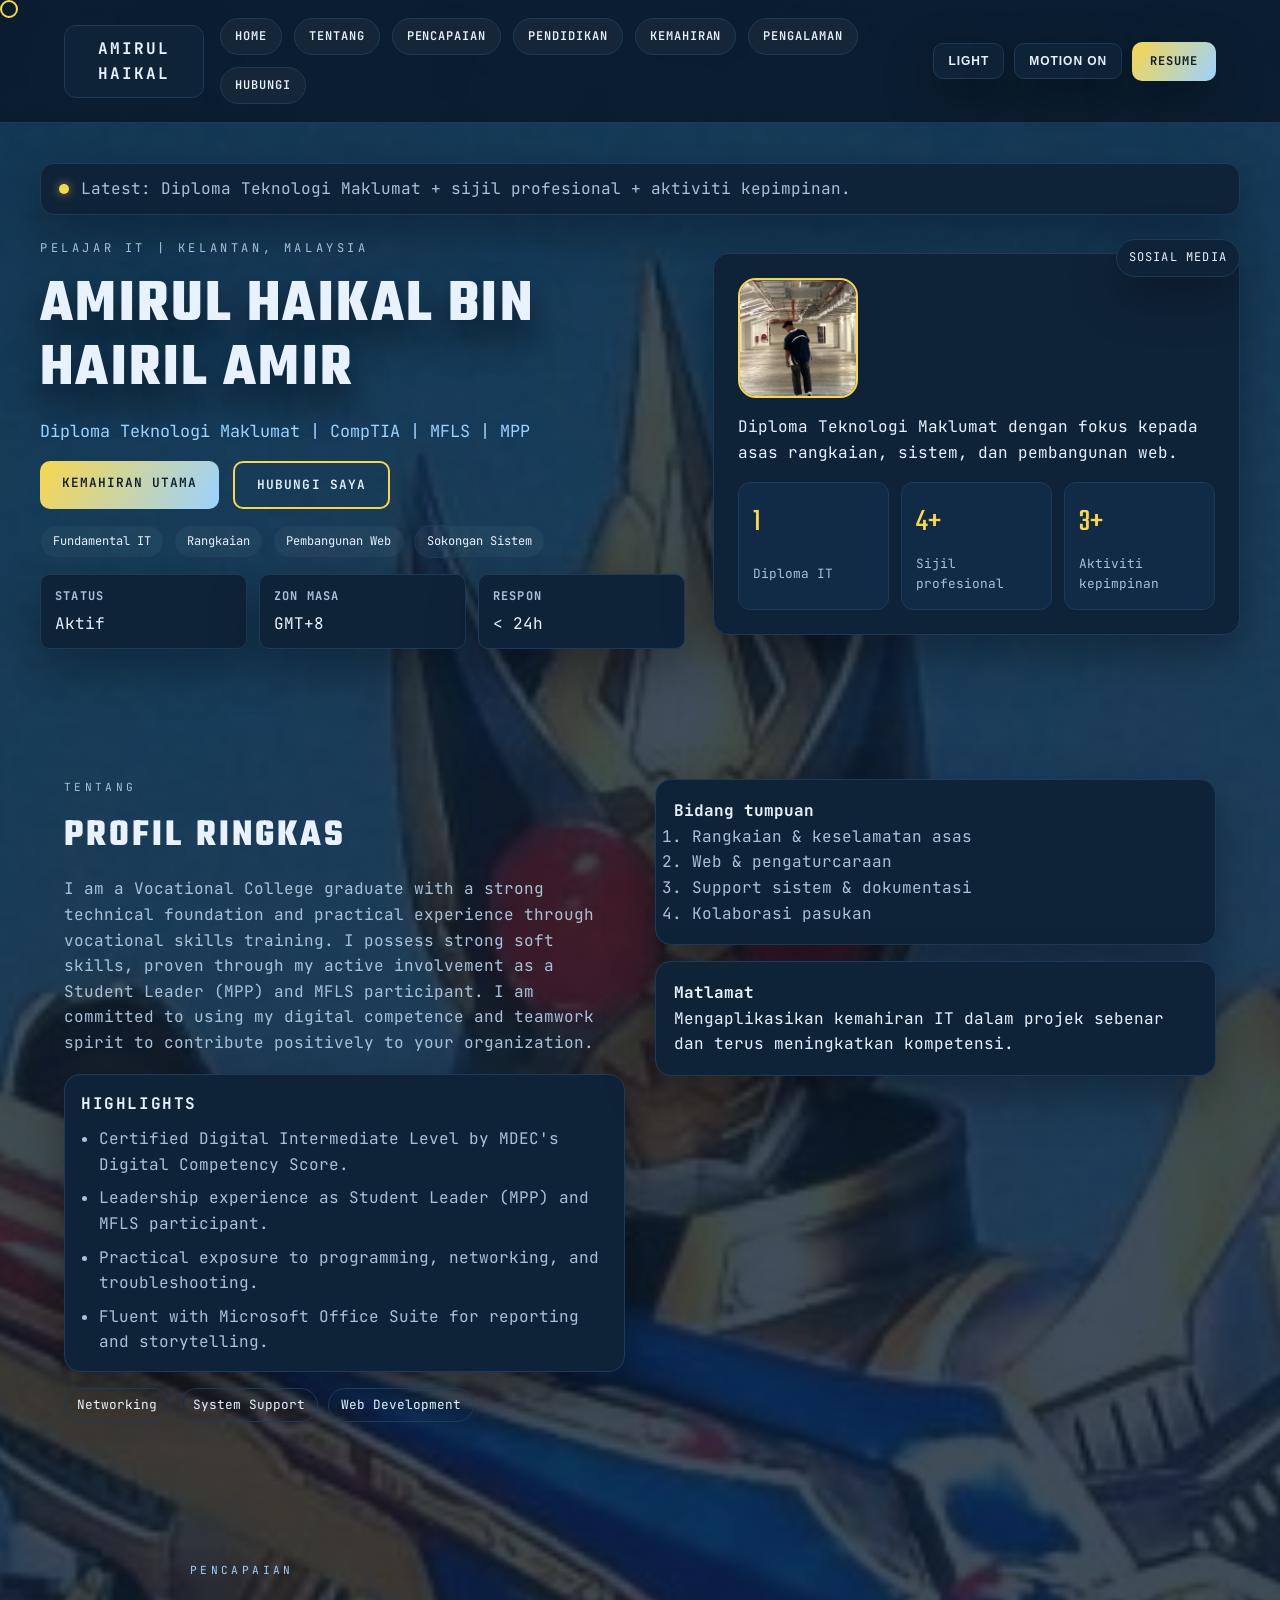
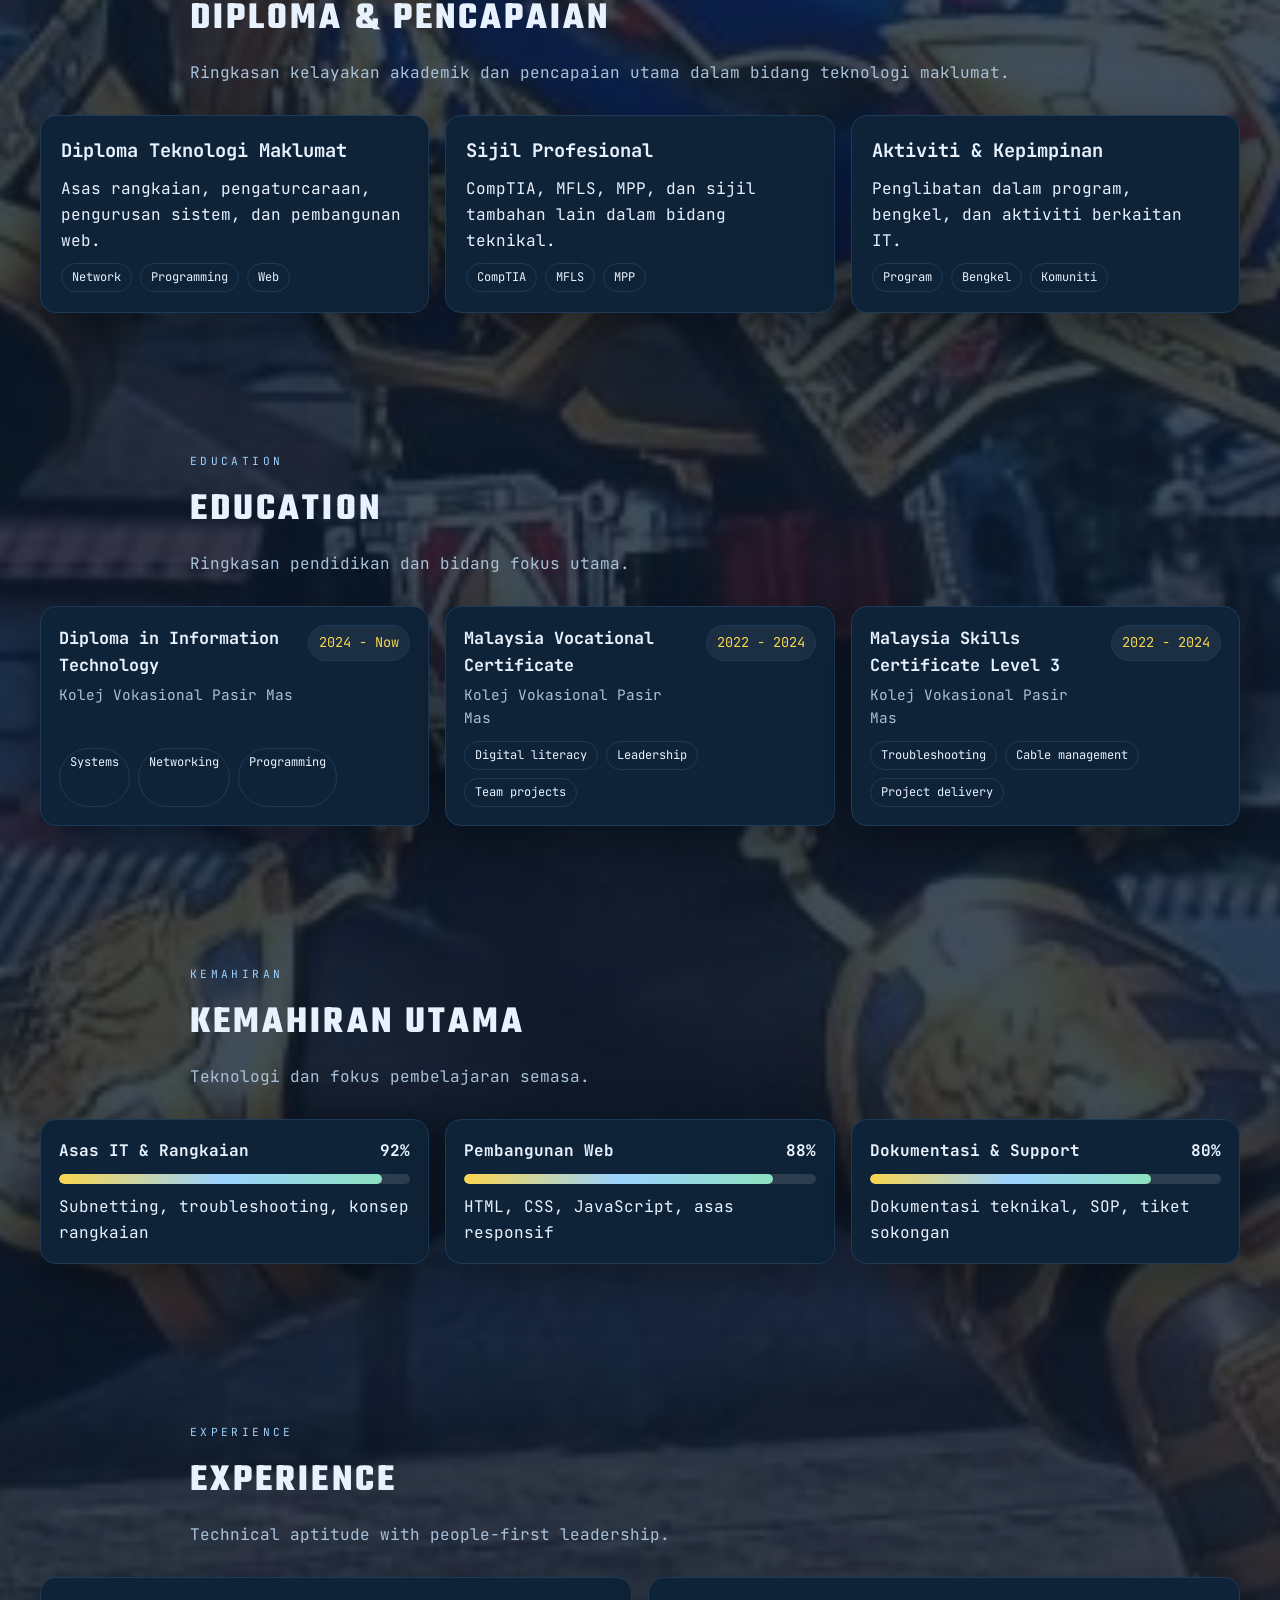
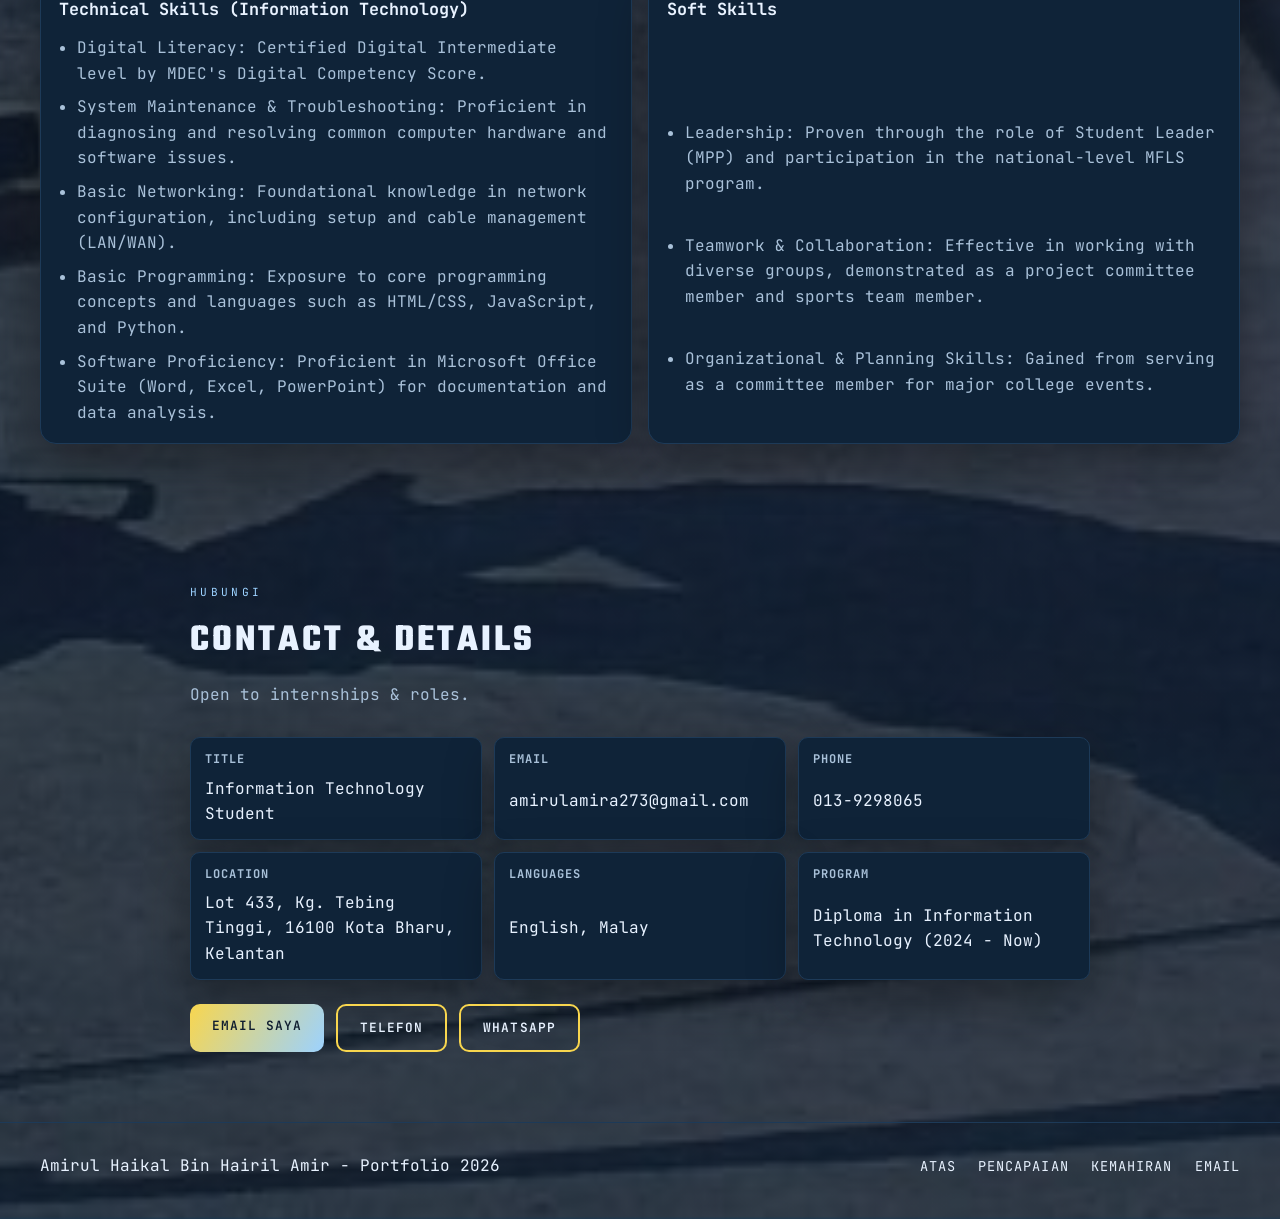
<file: index.html>
<!DOCTYPE html>
<html lang="ms">
<head>
<meta charset="UTF-8">
<meta name="viewport" content="width=device-width, initial-scale=1.0">
<title>Amirul Haikal Bin Hairil Amir | Portfolio</title>
<link rel="stylesheet" href="style.css">
</head>
<body>

<div class="cursor"></div>
<div class="scroll-progress"></div>

<nav class="site-nav">
  <div class="nav-inner">
    <div class="brand">
      <span>Amirul</span>
      <span>Haikal</span>
    </div>
    <div class="nav-pills">
      <a href="#top">Home</a>
      <a href="#about">Tentang</a>
      <a href="#highlights">Pencapaian</a>
      <a href="#education">Pendidikan</a>
      <a href="#skills">Kemahiran</a>
      <a href="#experience">Pengalaman</a>
      <a href="#contact">Hubungi</a>
    </div>
    <div class="nav-actions">
      <button class="theme-toggle" type="button">Light</button>
      <button class="motion-toggle" type="button">Motion On</button>
      <a class="nav-cta" href="resume.pdf" target="_blank" rel="noopener">Resume</a>
    </div>
  </div>
</nav>

<header class="hero" id="top">
  <div class="hero-shell">
    <div class="latest-bar reveal">
      <span class="dot"></span>
      <span>Latest: Diploma Teknologi Maklumat + sijil profesional + aktiviti kepimpinan.</span>
    </div>
    <div class="hero-grid">
      <div class="hero-left reveal">
        <p class="eyebrow">PELAJAR IT | KELANTAN, MALAYSIA</p>
        <h1>Amirul Haikal Bin Hairil Amir</h1>
        <p class="subtitle"></p>
        <div class="hero-actions">
          <a class="btn-primary" href="#skills">Kemahiran Utama</a>
          <a class="btn-secondary" href="#contact">Hubungi Saya</a>
        </div>
        <div class="chip-row">
          <span>Fundamental IT</span>
          <span>Rangkaian</span>
          <span>Pembangunan Web</span>
          <span>Sokongan Sistem</span>
        </div>
        <div class="info-row">
          <div><strong>Status</strong><span>Aktif</span></div>
          <div><strong>Zon Masa</strong><span>GMT+8</span></div>
          <div><strong>Respon</strong><span>&lt; 24h</span></div>
        </div>
      </div>
      <div class="hero-right reveal">
        <div class="profile-card">
          <div class="profile-photo">
            <img src="images/2.jpg" alt="Gambar Mirul">
          </div>
          <p>Diploma Teknologi Maklumat dengan fokus kepada asas rangkaian, sistem, dan pembangunan web.</p>
          <div class="stat-row">
            <div class="stat-box">
              <span class="stat-num">1</span>
              <span class="stat-label">Diploma IT</span>
            </div>
            <div class="stat-box">
              <span class="stat-num">4+</span>
              <span class="stat-label">Sijil profesional</span>
            </div>
            <div class="stat-box">
              <span class="stat-num">3+</span>
              <span class="stat-label">Aktiviti kepimpinan</span>
            </div>
          </div>
        </div>
        <a class="hero-badge" href="sosial.html">Sosial Media</a>
      </div>
    </div>
  </div>
</header>

<main>
  <section id="about" class="section split">
    <div class="about-left reveal">
      <p class="section-kicker">Tentang</p>
      <h2>Profil Ringkas</h2>
      <p>
        I am a Vocational College graduate with a strong technical foundation and practical experience
        through vocational skills training. I possess strong soft skills, proven through my active
        involvement as a Student Leader (MPP) and MFLS participant. I am committed to using my digital
        competence and teamwork spirit to contribute positively to your organization.
      </p>
      <div class="about-highlights">
        <h3>Highlights</h3>
        <ul>
          <li>Certified Digital Intermediate Level by MDEC's Digital Competency Score.</li>
          <li>Leadership experience as Student Leader (MPP) and MFLS participant.</li>
          <li>Practical exposure to programming, networking, and troubleshooting.</li>
          <li>Fluent with Microsoft Office Suite for reporting and storytelling.</li>
        </ul>
      </div>
      <div class="about-pills">
        <span>Networking</span>
        <span>System Support</span>
        <span>Web Development</span>
      </div>
    </div>
    <div class="about-right reveal">
      <div class="about-card">
        <h4>Bidang tumpuan</h4>
        <ol>
          <li>Rangkaian & keselamatan asas</li>
          <li>Web & pengaturcaraan</li>
          <li>Support sistem & dokumentasi</li>
          <li>Kolaborasi pasukan</li>
        </ol>
      </div>
      <div class="about-card">
        <h4>Matlamat</h4>
        <p>Mengaplikasikan kemahiran IT dalam projek sebenar dan terus meningkatkan kompetensi.</p>
      </div>
    </div>
  </section>

  <section id="highlights" class="section">
    <div class="section-header">
      <p class="section-kicker">Pencapaian</p>
      <h2>Diploma & Pencapaian</h2>
      <p class="section-desc">
        Ringkasan kelayakan akademik dan pencapaian utama dalam bidang teknologi maklumat.
      </p>
    </div>
    <div class="project-grid">
      <article class="project-card reveal">
        <h3>Diploma Teknologi Maklumat</h3>
        <p>Asas rangkaian, pengaturcaraan, pengurusan sistem, dan pembangunan web.</p>
        <div class="project-tags">
          <span>Network</span>
          <span>Programming</span>
          <span>Web</span>
        </div>
      </article>
      <article class="project-card reveal">
        <h3>Sijil Profesional</h3>
        <p>CompTIA, MFLS, MPP, dan sijil tambahan lain dalam bidang teknikal.</p>
        <div class="project-tags">
          <span>CompTIA</span>
          <span>MFLS</span>
          <span>MPP</span>
        </div>
      </article>
      <article class="project-card reveal">
        <h3>Aktiviti & Kepimpinan</h3>
        <p>Penglibatan dalam program, bengkel, dan aktiviti berkaitan IT.</p>
        <div class="project-tags">
          <span>Program</span>
          <span>Bengkel</span>
          <span>Komuniti</span>
        </div>
      </article>
    </div>
  </section>

  <section id="education" class="section">
    <div class="section-header">
      <p class="section-kicker">Education</p>
      <h2>Education</h2>
      <p class="section-desc">Ringkasan pendidikan dan bidang fokus utama.</p>
    </div>
    <div class="education-grid">
      <article class="edu-card reveal">
        <div class="edu-header">
          <div>
            <h3>Diploma in Information Technology</h3>
            <p>Kolej Vokasional Pasir Mas</p>
          </div>
          <span class="edu-year">2024 - Now</span>
        </div>
        <div class="edu-tags">
          <span>Systems</span>
          <span>Networking</span>
          <span>Programming</span>
        </div>
      </article>
      <article class="edu-card reveal">
        <div class="edu-header">
          <div>
            <h3>Malaysia Vocational Certificate</h3>
            <p>Kolej Vokasional Pasir Mas</p>
          </div>
          <span class="edu-year">2022 - 2024</span>
        </div>
        <div class="edu-tags">
          <span>Digital literacy</span>
          <span>Leadership</span>
          <span>Team projects</span>
        </div>
      </article>
      <article class="edu-card reveal">
        <div class="edu-header">
          <div>
            <h3>Malaysia Skills Certificate Level 3</h3>
            <p>Kolej Vokasional Pasir Mas</p>
          </div>
          <span class="edu-year">2022 - 2024</span>
        </div>
        <div class="edu-tags">
          <span>Troubleshooting</span>
          <span>Cable management</span>
          <span>Project delivery</span>
        </div>
      </article>
    </div>
  </section>

  <section id="skills" class="section">
    <div class="section-header">
      <p class="section-kicker">Kemahiran</p>
      <h2>Kemahiran Utama</h2>
      <p class="section-desc">Teknologi dan fokus pembelajaran semasa.</p>
    </div>
    <div class="skills-grid">
      <div class="skill-card reveal" data-level="92">
        <div class="skill-title">
          <span>Asas IT & Rangkaian</span>
          <strong>92%</strong>
        </div>
        <div class="skill-bar"><span class="skill-fill"></span></div>
        <p>Subnetting, troubleshooting, konsep rangkaian</p>
      </div>
      <div class="skill-card reveal" data-level="88">
        <div class="skill-title">
          <span>Pembangunan Web</span>
          <strong>88%</strong>
        </div>
        <div class="skill-bar"><span class="skill-fill"></span></div>
        <p>HTML, CSS, JavaScript, asas responsif</p>
      </div>
      <div class="skill-card reveal" data-level="80">
        <div class="skill-title">
          <span>Dokumentasi & Support</span>
          <strong>80%</strong>
        </div>
        <div class="skill-bar"><span class="skill-fill"></span></div>
        <p>Dokumentasi teknikal, SOP, tiket sokongan</p>
      </div>
    </div>
  </section>

  <section id="experience" class="section">
    <div class="section-header">
      <p class="section-kicker">Experience</p>
      <h2>Experience</h2>
      <p class="section-desc">Technical aptitude with people-first leadership.</p>
    </div>
    <div class="exp-grid">
      <article class="exp-card reveal">
        <h3>Technical Skills (Information Technology)</h3>
        <ul>
          <li>Digital Literacy: Certified Digital Intermediate level by MDEC's Digital Competency Score.</li>
          <li>System Maintenance & Troubleshooting: Proficient in diagnosing and resolving common computer hardware and software issues.</li>
          <li>Basic Networking: Foundational knowledge in network configuration, including setup and cable management (LAN/WAN).</li>
          <li>Basic Programming: Exposure to core programming concepts and languages such as HTML/CSS, JavaScript, and Python.</li>
          <li>Software Proficiency: Proficient in Microsoft Office Suite (Word, Excel, PowerPoint) for documentation and data analysis.</li>
        </ul>
      </article>
      <article class="exp-card reveal">
        <h3>Soft Skills</h3>
        <ul>
          <li>Leadership: Proven through the role of Student Leader (MPP) and participation in the national-level MFLS program.</li>
          <li>Teamwork & Collaboration: Effective in working with diverse groups, demonstrated as a project committee member and sports team member.</li>
          <li>Organizational & Planning Skills: Gained from serving as a committee member for major college events.</li>
        </ul>
      </article>
    </div>
  </section>

  <section id="contact" class="section contact">
    <div class="section-header">
      <p class="section-kicker">Hubungi</p>
      <h2>Contact & Details</h2>
      <p class="section-desc">Open to internships & roles.</p>
    </div>
    <div class="contact-details">
      <div><strong>Title</strong><span>Information Technology Student</span></div>
      <div><strong>Email</strong><span>amirulamira273@gmail.com</span></div>
      <div><strong>Phone</strong><span>013-9298065</span></div>
      <div><strong>Location</strong><span>Lot 433, Kg. Tebing Tinggi, 16100 Kota Bharu, Kelantan</span></div>
      <div><strong>Languages</strong><span>English, Malay</span></div>
      <div><strong>Program</strong><span>Diploma in Information Technology (2024 - Now)</span></div>
    </div>
    <div class="contact-actions">
      <a class="btn-primary" href="mailto:amirulamira273@gmail.com">Email Saya</a>
      <a class="btn-secondary" href="tel:+60139298065">Telefon</a>
      <a class="btn-secondary" href="https://wa.me/60139298065" target="_blank" rel="noopener">WhatsApp</a>
    </div>
  </section>
</main>

<footer class="site-footer">
  <div class="footer-inner">
    <p>Amirul Haikal Bin Hairil Amir - Portfolio 2026</p>
    <div class="footer-links">
      <a href="#top">Atas</a>
      <a href="#highlights">Pencapaian</a>
      <a href="#skills">Kemahiran</a>
      <a href="mailto:amirulamira273@gmail.com">Email</a>
    </div>
  </div>
</footer>

<script src="script.js"></script>
</body>
</html>
</file>
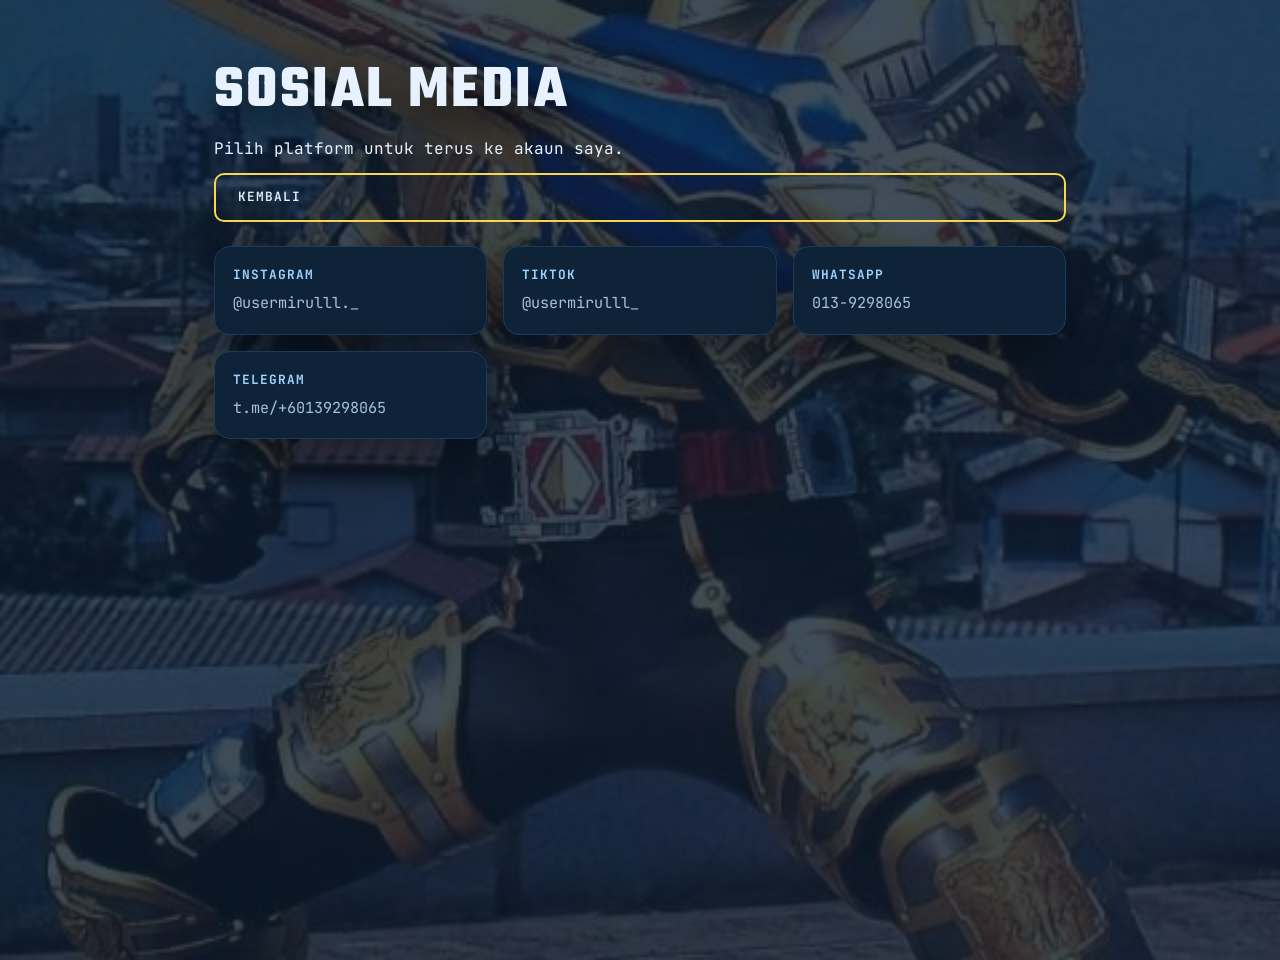
<file: sosial.html>
<!DOCTYPE html>
<html lang="ms">
<head>
<meta charset="UTF-8">
<meta name="viewport" content="width=device-width, initial-scale=1.0">
<title>Sosial Media | Amirul Haikal</title>
<link rel="stylesheet" href="style.css">
</head>
<body class="social-page">

<main class="social-shell">
  <header class="social-header">
    <h1>Sosial Media</h1>
    <p>Pilih platform untuk terus ke akaun saya.</p>
    <a class="btn-secondary" href="index.html">Kembali</a>
  </header>

  <section class="social-grid">
    <a class="social-card" href="https://www.instagram.com/usermirulll._?igsh=bno0dDB5NGhlbTE3&utm_source=ig_contact_invite" target="_blank" rel="noopener">
      <span class="social-label">Instagram</span>
      <span class="social-handle">@usermirulll._</span>
    </a>
    <a class="social-card" href="https://www.tiktok.com/@usermirulll_?_r=1&_t=ZS-92sdIS2Jz0O" target="_blank" rel="noopener">
      <span class="social-label">TikTok</span>
      <span class="social-handle">@usermirulll_</span>
    </a>
    <a class="social-card" href="https://wa.me/60139298065" target="_blank" rel="noopener">
      <span class="social-label">WhatsApp</span>
      <span class="social-handle">013-9298065</span>
    </a>
    <a class="social-card" href="https://t.me/+60139298065" target="_blank" rel="noopener">
      <span class="social-label">Telegram</span>
      <span class="social-handle">t.me/+60139298065</span>
    </a>
  </section>
</main>

</body>
</html>
</file>
<file: style.css>
@import url('https://fonts.googleapis.com/css2?family=JetBrains+Mono:wght@400;500;600;700&family=Teko:wght@500;600;700&display=swap');

*  { 
  margin:0; 
  padding:0; 
  box-sizing:border-box; 
}

:root {
  --bg: #0b1b2d;
  --panel: #0f2338;
  --card: #112a45;
  --stroke: #1d3a58;
  --text: #e8f2ff;
  --muted: #a9c1d9;
  --accent: #f8d64e;
  --accent-2: #9cd2ff;
  --accent-3: #8de1c0;
  --shadow: 0 18px 48px rgba(0, 0, 0, 0.35);
  --radius: 16px;
}

body.theme-light {
  --bg: #e7f0ff;
  --panel: #d9e6f7;
  --card: #f9fbff;
  --stroke: #b5cbe5;
  --text: #0f1d2f;
  --muted: #4b5563;
  --accent: #dba50c;
  --accent-2: #2563eb;
  --accent-3: #22c55e;
  --shadow: 0 12px 32px rgba(0, 0, 0, 0.08);
  background-image:
    linear-gradient(rgba(15, 23, 42, 0.04) 1px, transparent 1px),
    linear-gradient(90deg, rgba(15, 23, 42, 0.04) 1px, transparent 1px);
}

body { 
  font-family: 'JetBrains Mono', monospace;
  background-color: var(--bg);
  color: var(--text); 
  line-height:1.6; 
  min-height: 100vh;
  -webkit-font-smoothing: antialiased;
  overflow-x: hidden;
  background-image:
    linear-gradient(rgba(11, 27, 45, 0.78), rgba(11, 27, 45, 0.78)),
    url('images/blade.jpg'),
    linear-gradient(rgba(255, 255, 255, 0.08) 1px, transparent 1px),
    linear-gradient(90deg, rgba(255, 255, 255, 0.08) 1px, transparent 1px);
  background-size: cover, cover, 32px 32px, 32px 32px;
  background-position: 50% calc(50% + var(--bg-y, 0px)), 50% calc(50% + var(--bg-y, 0px)), center, center;
  background-attachment: scroll, scroll, scroll, scroll;
}

.cursor { 
  width:18px; 
  height:18px; 
  border:2px solid var(--accent); 
  border-radius:50%; 
  position:fixed; 
  pointer-events:none; 
  z-index:9999;
  transition: 0.1s;
}

.scroll-progress {
  position: fixed;
  top: 0;
  left: 0;
  width: 0%;
  height: 4px;
  background: linear-gradient(90deg, var(--accent), var(--accent-2), var(--accent-3));
  z-index: 9999;
  transition: width 0.1s;
}

.site-nav {
  position: sticky;
  top: 0;
  z-index: 1000;
  background: rgba(11, 27, 45, 0.9);
  backdrop-filter: blur(8px);
  border-bottom: 1px solid var(--stroke);
}

body.theme-light .site-nav {
  background: rgba(231, 240, 255, 0.9);
}

.nav-inner {
  max-width: 1200px;
  margin: 0 auto;
  padding: 18px 24px;
  display: grid;
  grid-template-columns: 140px 1fr auto;
  gap: 16px;
  align-items: center;
}

.brand {
  padding: 10px 14px;
  border-radius: 12px;
  background: var(--panel);
  border: 1px solid var(--stroke);
  text-transform: uppercase;
  letter-spacing: 0.12em;
  font-weight: 700;
  text-align: center;
}

.nav-pills {
  display: flex;
  gap: 12px;
  flex-wrap: wrap;
}

.nav-pills a {
  text-decoration: none;
  color: var(--text);
  background: rgba(255,255,255,0.04);
  border: 1px solid var(--stroke);
  padding: 8px 14px;
  border-radius: 999px;
  font-weight: 600;
  text-transform: uppercase;
  letter-spacing: 0.08em;
  font-size: 0.75em;
}

.nav-actions {
  display: flex;
  gap: 10px;
  align-items: center;
}

.theme-toggle,
.motion-toggle {
  border: 1px solid var(--stroke);
  background: var(--panel);
  color: var(--text);
  padding: 10px 14px;
  border-radius: 10px;
  font-weight: 600;
  text-transform: uppercase;
  letter-spacing: 0.08em;
  font-size: 0.75em;
  cursor: pointer;
  box-shadow: var(--shadow);
}

.nav-cta {
  text-decoration: none;
  background: linear-gradient(120deg, var(--accent), var(--accent-2));
  color: #0f1d2f;
  padding: 10px 18px;
  border-radius: 10px;
  font-weight: 700;
  text-transform: uppercase;
  letter-spacing: 0.08em;
  font-size: 0.75em;
  box-shadow: var(--shadow);
}

.hero {
  padding: 40px 24px 60px;
}

.hero-shell {
  max-width: 1200px;
  margin: 0 auto;
}

.latest-bar {
  display: flex;
  align-items: center;
  gap: 12px;
  padding: 12px 18px;
  border-radius: 14px;
  background: var(--panel);
  border: 1px solid var(--stroke);
  box-shadow: var(--shadow);
  margin-bottom: 24px;
  color: var(--muted);
}

.latest-bar .dot {
  width: 10px;
  height: 10px;
  border-radius: 50%;
  background: var(--accent);
  box-shadow: 0 0 10px rgba(248, 214, 78, 0.6);
}

.hero-grid {
  display: grid;
  grid-template-columns: 1.1fr 0.9fr;
  gap: 28px;
  align-items: center;
}

.hero-left {
  display: flex;
  flex-direction: column;
  gap: 16px;
}

.eyebrow {
  text-transform: uppercase;
  letter-spacing: 0.3em;
  font-size: 0.75em;
  color: var(--muted);
}

h1 {
  font-family: 'Teko', sans-serif;
  font-size: 3.8em;
  line-height: 1.05;
  text-transform: uppercase;
  letter-spacing: 0.04em;
  text-shadow: 0 18px 35px rgba(0, 0, 0, 0.6);
}

.subtitle {
  font-size: 1.05em;
  color: var(--accent-2);
  min-height: 1.6em;
}

.hero-actions {
  display: flex;
  gap: 14px;
  flex-wrap: wrap;
}

.btn-primary, .btn-secondary {
  text-decoration: none;
  padding: 12px 22px;
  border-radius: 10px;
  font-weight: 600;
  text-transform: uppercase;
  letter-spacing: 0.08em;
  font-size: 0.8em;
}

.btn-primary {
  background: linear-gradient(120deg, var(--accent), var(--accent-2));
  color: #0f1d2f;
}

.btn-secondary {
  border: 2px solid var(--accent);
  color: var(--text);
}

.chip-row {
  display: flex;
  flex-wrap: wrap;
  gap: 10px;
}

.chip-row span {
  border: 1px solid var(--stroke);
  padding: 6px 12px;
  border-radius: 999px;
  font-size: 0.75em;
  background: rgba(255,255,255,0.04);
}

.info-row {
  display: grid;
  grid-template-columns: repeat(auto-fit, minmax(140px, 1fr));
  gap: 12px;
}

.info-row div {
  background: var(--panel);
  border: 1px solid var(--stroke);
  padding: 12px 14px;
  border-radius: 10px;
  display: grid;
  gap: 4px;
  box-shadow: var(--shadow);
}

.info-row strong {
  font-size: 0.75em;
  text-transform: uppercase;
  letter-spacing: 0.1em;
  color: var(--muted);
}

.hero-right {
  position: relative;
}

.profile-card {
  background: var(--panel);
  border: 1px solid var(--stroke);
  border-radius: var(--radius);
  padding: 24px;
  box-shadow: var(--shadow);
  display: grid;
  gap: 16px;
}

.profile-photo {
  width: 120px;
  height: 120px;
  border-radius: 18px;
  overflow: hidden;
  border: 2px solid var(--accent);
}

.profile-photo img {
  width: 100%;
  height: 100%;
  object-fit: cover;
  display: block;
}

.stat-row {
  display: grid;
  grid-template-columns: repeat(auto-fit, minmax(120px, 1fr));
  gap: 12px;
}

.stat-box {
  background: var(--card);
  border: 1px solid var(--stroke);
  border-radius: 12px;
  padding: 14px;
  display: grid;
  gap: 6px;
}

.stat-num {
  font-family: 'Teko', sans-serif;
  font-size: 2em;
  color: var(--accent);
}

.stat-label {
  color: var(--muted);
  font-size: 0.8em;
}

.hero-badge {
  position: absolute;
  top: -14px;
  right: 0;
  background: var(--panel);
  border: 1px solid var(--stroke);
  padding: 8px 12px;
  border-radius: 999px;
  font-size: 0.75em;
  text-transform: uppercase;
  letter-spacing: 0.1em;
  box-shadow: var(--shadow);
  text-decoration: none;
  color: var(--text);
}

.section {
  padding: 70px 24px;
}

.section-header {
  max-width: 900px;
  margin: 0 auto 30px;
}

.section-kicker {
  text-transform: uppercase;
  letter-spacing: 0.3em;
  font-size: 0.7em;
  color: var(--accent-2);
  margin-bottom: 8px;
}

h2 {
  font-family: 'Teko', sans-serif;
  font-size: 2.4em;
  text-transform: uppercase;
  letter-spacing: 0.08em;
  margin-bottom: 10px;
}

.section-desc {
  color: var(--muted);
}

.project-grid {
  max-width: 1200px;
  margin: 0 auto;
  display: grid;
  grid-template-columns: repeat(auto-fit, minmax(240px, 1fr));
  gap: 16px;
}

.project-card {
  background: var(--panel);
  border: 1px solid var(--stroke);
  padding: 20px;
  border-radius: var(--radius);
  box-shadow: var(--shadow);
  display: grid;
  gap: 10px;
}

.project-tags {
  display: flex;
  flex-wrap: wrap;
  gap: 8px;
}

.project-tags span {
  border: 1px solid var(--stroke);
  padding: 4px 10px;
  border-radius: 999px;
  font-size: 0.75em;
}

.split {
  display: grid;
  grid-template-columns: repeat(auto-fit, minmax(280px, 1fr));
  gap: 30px;
  max-width: 1200px;
  margin: 0 auto;
}

.about-left p {
  color: var(--muted);
}

.about-highlights {
  margin-top: 18px;
  background: var(--panel);
  border: 1px solid var(--stroke);
  padding: 16px;
  border-radius: var(--radius);
  box-shadow: var(--shadow);
}

.about-highlights h3 {
  font-size: 1em;
  margin-bottom: 10px;
  text-transform: uppercase;
  letter-spacing: 0.1em;
}

.about-highlights ul {
  margin-left: 18px;
  color: var(--muted);
  display: grid;
  gap: 8px;
}

.about-pills {
  display: flex;
  flex-wrap: wrap;
  gap: 10px;
  margin-top: 16px;
}

.about-pills span {
  border: 1px solid var(--stroke);
  padding: 6px 12px;
  border-radius: 999px;
  font-size: 0.8em;
}

.about-card {
  background: var(--panel);
  border: 1px solid var(--stroke);
  padding: 18px;
  border-radius: var(--radius);
  box-shadow: var(--shadow);
  margin-bottom: 16px;
}

.about-card ol {
  margin-left: 18px;
  color: var(--muted);
}

.skills-grid {
  max-width: 1200px;
  margin: 0 auto 20px;
  display: grid;
  grid-template-columns: repeat(auto-fit, minmax(240px, 1fr));
  gap: 16px;
}

.skill-card {
  background: var(--panel);
  border: 1px solid var(--stroke);
  padding: 18px;
  border-radius: var(--radius);
  box-shadow: var(--shadow);
}

.skill-title {
  display: flex;
  justify-content: space-between;
  font-weight: 700;
  margin-bottom: 10px;
}

.skill-bar {
  height: 10px;
  border-radius: 999px;
  background: rgba(255,255,255,0.12);
  overflow: hidden;
  margin-bottom: 10px;
}

.skill-fill {
  display: block;
  height: 100%;
  width: 0;
  background: linear-gradient(90deg, var(--accent), var(--accent-2), var(--accent-3));
  border-radius: 999px;
  transition: width 1.4s ease;
}

.education-grid {
  max-width: 1200px;
  margin: 0 auto;
  display: grid;
  grid-template-columns: repeat(auto-fit, minmax(260px, 1fr));
  gap: 16px;
}

.edu-card {
  background: var(--panel);
  border: 1px solid var(--stroke);
  padding: 18px;
  border-radius: var(--radius);
  box-shadow: var(--shadow);
  display: grid;
  gap: 12px;
}

.edu-header {
  display: flex;
  justify-content: space-between;
  gap: 12px;
  align-items: flex-start;
}

.edu-header h3 {
  font-size: 1.05em;
  margin-bottom: 4px;
}

.edu-header p {
  color: var(--muted);
  font-size: 0.9em;
}

.edu-year {
  font-size: 0.85em;
  color: var(--accent);
  background: rgba(255, 255, 255, 0.05);
  border: 1px solid var(--stroke);
  padding: 6px 10px;
  border-radius: 999px;
  white-space: nowrap;
}

.edu-tags {
  display: flex;
  flex-wrap: wrap;
  gap: 8px;
}

.edu-tags span {
  border: 1px solid var(--stroke);
  padding: 4px 10px;
  border-radius: 999px;
  font-size: 0.75em;
}

.exp-grid {
  max-width: 1200px;
  margin: 0 auto;
  display: grid;
  grid-template-columns: repeat(auto-fit, minmax(280px, 1fr));
  gap: 16px;
}

.exp-card {
  background: var(--panel);
  border: 1px solid var(--stroke);
  padding: 18px;
  border-radius: var(--radius);
  box-shadow: var(--shadow);
  display: grid;
  gap: 12px;
}

.exp-card h3 {
  font-size: 1.05em;
}

.exp-card ul {
  margin-left: 18px;
  color: var(--muted);
  display: grid;
  gap: 8px;
}

.contact-details {
  max-width: 900px;
  margin: 0 auto 24px;
  display: grid;
  grid-template-columns: repeat(auto-fit, minmax(220px, 1fr));
  gap: 12px;
}

.contact-details div {
  background: var(--panel);
  border: 1px solid var(--stroke);
  padding: 12px 14px;
  border-radius: 10px;
  display: grid;
  gap: 6px;
  box-shadow: var(--shadow);
}

.contact-details strong {
  text-transform: uppercase;
  letter-spacing: 0.08em;
  font-size: 0.75em;
  color: var(--muted);
}

.contact-actions {
  max-width: 900px;
  margin: 0 auto;
  display: flex;
  flex-wrap: wrap;
  gap: 12px;
}

.site-footer {
  padding: 30px 24px 40px;
  border-top: 1px solid var(--stroke);
}

.footer-inner {
  max-width: 1200px;
  margin: 0 auto;
  display: flex;
  align-items: center;
  justify-content: space-between;
  gap: 12px;
  flex-wrap: wrap;
}

.footer-links a {
  text-decoration: none;
  color: var(--text);
  margin-left: 12px;
  font-size: 0.85em;
  text-transform: uppercase;
  letter-spacing: 0.08em;
}

.reveal {
  opacity: 0;
  transform: translateY(18px);
  transition: all 0.7s ease;
}

.reveal.in-view {
  opacity: 1;
  transform: translateY(0);
}

.hero-card,
.project-card,
.skill-card,
.about-card,
.profile-card {
  transition: transform 0.3s ease, box-shadow 0.3s ease;
}

.hero-card:hover,
.project-card:hover,
.skill-card:hover,
.about-card:hover,
.profile-card:hover {
  transform: translateY(-6px);
}

/* Social page */
.social-page .cursor,
.social-page .scroll-progress {
  display: none;
}

.social-shell {
  max-width: 900px;
  margin: 60px auto;
  padding: 0 24px 60px;
}

.social-header {
  display: grid;
  gap: 12px;
  margin-bottom: 24px;
}

.social-grid {
  display: grid;
  grid-template-columns: repeat(auto-fit, minmax(220px, 1fr));
  gap: 16px;
}

.social-card {
  background: var(--panel);
  border: 1px solid var(--stroke);
  padding: 18px;
  border-radius: var(--radius);
  text-decoration: none;
  color: var(--text);
  box-shadow: var(--shadow);
  display: grid;
  gap: 6px;
  transition: transform 0.3s ease, box-shadow 0.3s ease;
}

.social-card:hover {
  transform: translateY(-6px);
}

.social-label {
  font-weight: 700;
  text-transform: uppercase;
  letter-spacing: 0.08em;
  font-size: 0.8em;
  color: var(--accent-2);
}

.social-handle {
  color: var(--muted);
  font-size: 0.95em;
}

body.motion-off *,
body.motion-off *::before,
body.motion-off *::after {
  transition: none !important;
  animation: none !important;
}

@media(max-width: 980px){ 
  .nav-inner {
    grid-template-columns: 1fr;
  }

  .nav-actions {
    justify-content: flex-start;
  }

  .hero-grid {
    grid-template-columns: 1fr;
  }
}

@media(max-width: 600px){ 
  h1 {
    font-size: 3em;
  }

  .hero-actions {
    flex-direction: column;
  }
}
</file>
